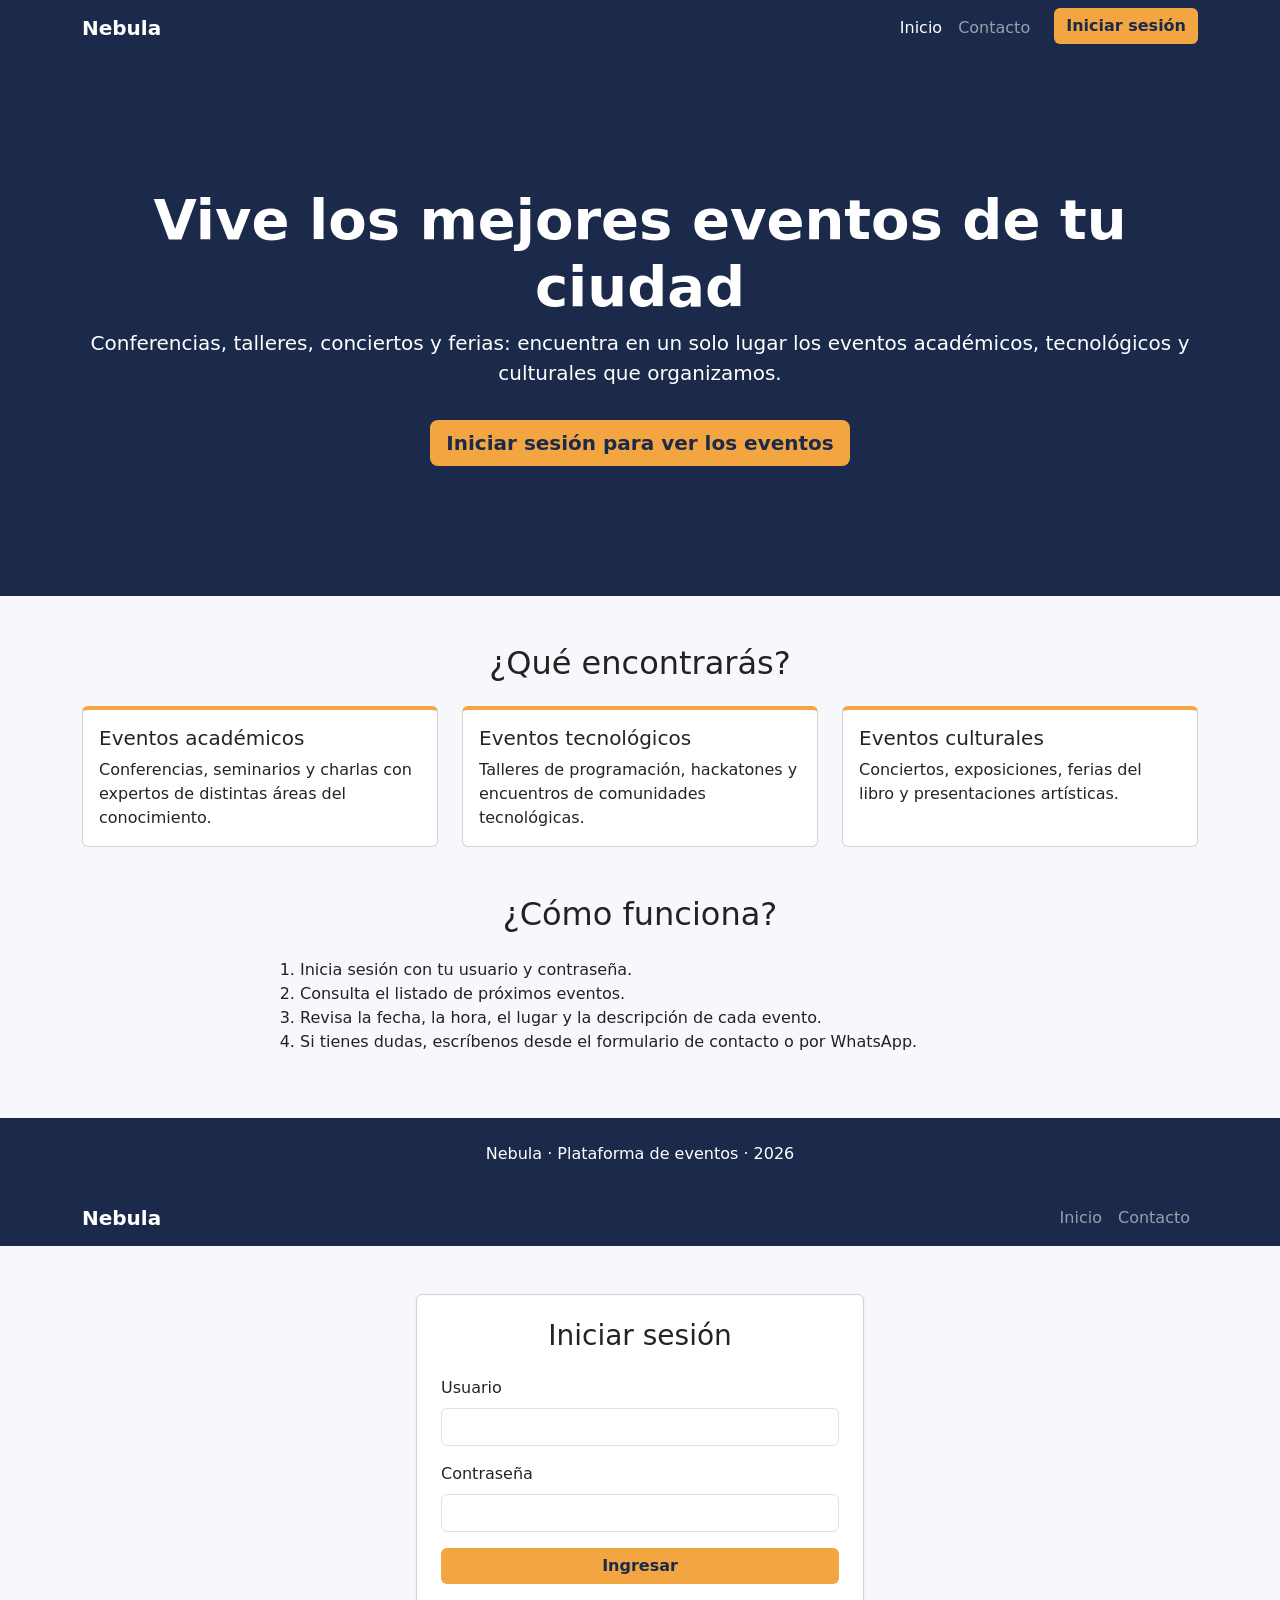
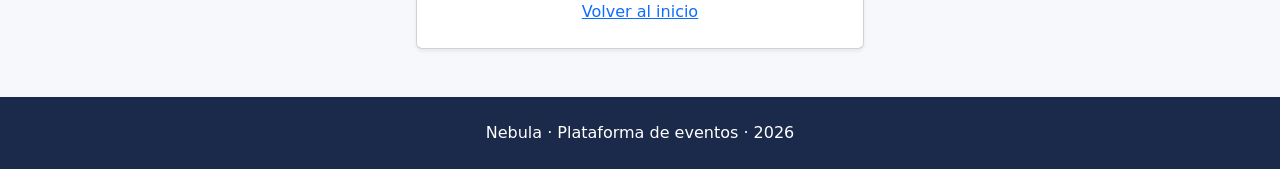
<file: index.html>
<!DOCTYPE html>
<html lang="es">
<head>
  <meta charset="UTF-8">
  <meta name="viewport" content="width=device-width, initial-scale=1.0">
  <meta name="description" content="Agenda Viva: consulta los próximos eventos académicos, tecnológicos y culturales.">
  <title>Nebula | Plataforma de eventos</title>
  <link rel="stylesheet" href="https://cdn.jsdelivr.net/npm/bootstrap@5.3.3/dist/css/bootstrap.min.css">
  <link rel="stylesheet" href="css/styles.css">
</head>
<body>
  <header>
    <nav class="navbar navbar-expand-md navbar-dark navbar-agenda">
      <div class="container">
        <a class="navbar-brand fw-bold" href="index.html">Nebula</a>
        <button class="navbar-toggler" type="button" data-bs-toggle="collapse" data-bs-target="#menu" aria-controls="menu" aria-expanded="false" aria-label="Abrir menú">
          <span class="navbar-toggler-icon"></span>
        </button>
        <div class="collapse navbar-collapse" id="menu">
          <ul class="navbar-nav ms-auto">
            <li class="nav-item"><a class="nav-link active" href="index.html">Inicio</a></li>
            <li class="nav-item"><a class="nav-link" href="contacto.html">Contacto</a></li>
            <li class="nav-item"><a class="btn btn-agenda ms-md-3" href="login.html">Iniciar sesión</a></li>
          </ul>
        </div>
      </div>
    </nav>
  </header>

  <main>
    <section class="portada">
      <div class="container text-center">
        <h1 class="display-4 fw-bold">Vive los mejores eventos de tu ciudad</h1>
        <p class="lead">Conferencias, talleres, conciertos y ferias: encuentra en un solo lugar los eventos académicos, tecnológicos y culturales que organizamos.</p>
        <a class="btn btn-agenda btn-lg mt-3" href="login.html">Iniciar sesión para ver los eventos</a>
      </div>
    </section>

    <section class="container py-5">
      <h2 class="text-center mb-4">¿Qué encontrarás?</h2>
      <div class="row g-4">
        <div class="col-12 col-md-4">
          <article class="card h-100 tarjeta-categoria">
            <div class="card-body">
              <h3 class="card-title h5">Eventos académicos</h3>
              <p class="card-text">Conferencias, seminarios y charlas con expertos de distintas áreas del conocimiento.</p>
            </div>
          </article>
        </div>
        <div class="col-12 col-md-4">
          <article class="card h-100 tarjeta-categoria">
            <div class="card-body">
              <h3 class="card-title h5">Eventos tecnológicos</h3>
              <p class="card-text">Talleres de programación, hackatones y encuentros de comunidades tecnológicas.</p>
            </div>
          </article>
        </div>
        <div class="col-12 col-md-4">
          <article class="card h-100 tarjeta-categoria">
            <div class="card-body">
              <h3 class="card-title h5">Eventos culturales</h3>
              <p class="card-text">Conciertos, exposiciones, ferias del libro y presentaciones artísticas.</p>
            </div>
          </article>
        </div>
      </div>
    </section>

    <section class="container pb-5">
      <h2 class="text-center mb-4">¿Cómo funciona?</h2>
      <ol class="col-md-8 mx-auto">
        <li>Inicia sesión con tu usuario y contraseña.</li>
        <li>Consulta el listado de próximos eventos.</li>
        <li>Revisa la fecha, la hora, el lugar y la descripción de cada evento.</li>
        <li>Si tienes dudas, escríbenos desde el formulario de contacto o por WhatsApp.</li>
      </ol>
    </section>
  </main>

  <footer class="pie text-center">
    <p class="mb-0">Nebula · Plataforma de eventos · 2026</p>
  </footer>

  <script src="https://cdn.jsdelivr.net/npm/bootstrap@5.3.3/dist/js/bootstrap.bundle.min.js"></script>
</body>
</html>

<!DOCTYPE html>
<html lang="es">
<head>
  <meta charset="UTF-8">
  <meta name="viewport" content="width=device-width, initial-scale=1.0">
  <meta name="description" content="Inicia sesión en Agenda Viva para consultar los próximos eventos.">
  <title>Iniciar sesión | Agenda Viva</title>
  <link rel="stylesheet" href="https://cdn.jsdelivr.net/npm/bootstrap@5.3.3/dist/css/bootstrap.min.css">
  <link rel="stylesheet" href="css/styles.css">
</head>
<body>
  <header>
    <nav class="navbar navbar-expand-md navbar-dark navbar-agenda">
      <div class="container">
        <a class="navbar-brand fw-bold" href="index.html">Nebula</a>
        <button class="navbar-toggler" type="button" data-bs-toggle="collapse" data-bs-target="#menu" aria-controls="menu" aria-expanded="false" aria-label="Abrir menú">
          <span class="navbar-toggler-icon"></span>
        </button>
        <div class="collapse navbar-collapse" id="menu">
          <ul class="navbar-nav ms-auto">
            <li class="nav-item"><a class="nav-link" href="index.html">Inicio</a></li>
            <li class="nav-item"><a class="nav-link" href="contacto.html">Contacto</a></li>
          </ul>
        </div>
      </div>
    </nav>
  </header>

  <main class="container">
    <section class="caja-login card shadow-sm">
      <div class="card-body p-4">
        <h1 class="h3 text-center mb-4">Iniciar sesión</h1>

        <form id="formulario-login">
          <div class="mb-3">
            <label for="usuario" class="form-label">Usuario</label>
            <input type="text" id="usuario" name="usuario" class="form-control" required>
          </div>

          <div class="mb-3">
            <label for="clave" class="form-label">Contraseña</label>
            <input type="password" id="clave" name="clave" class="form-control" required>
          </div>

          <p id="mensaje-error" class="alert alert-danger d-none" role="alert"></p>

          <button type="submit" class="btn btn-agenda w-100">Ingresar</button>
        </form>

        <p class="text-center mt-3 mb-0"><a href="index.html">Volver al inicio</a></p>
      </div>
    </section>
  </main>

  <footer class="pie text-center">
    <p class="mb-0">Nebula · Plataforma de eventos · 2026</p>
  </footer>

  <script src="https://cdn.jsdelivr.net/npm/bootstrap@5.3.3/dist/js/bootstrap.bundle.min.js"></script>
  <script src="js/login.js"></script>
</body>
</html>
</file>
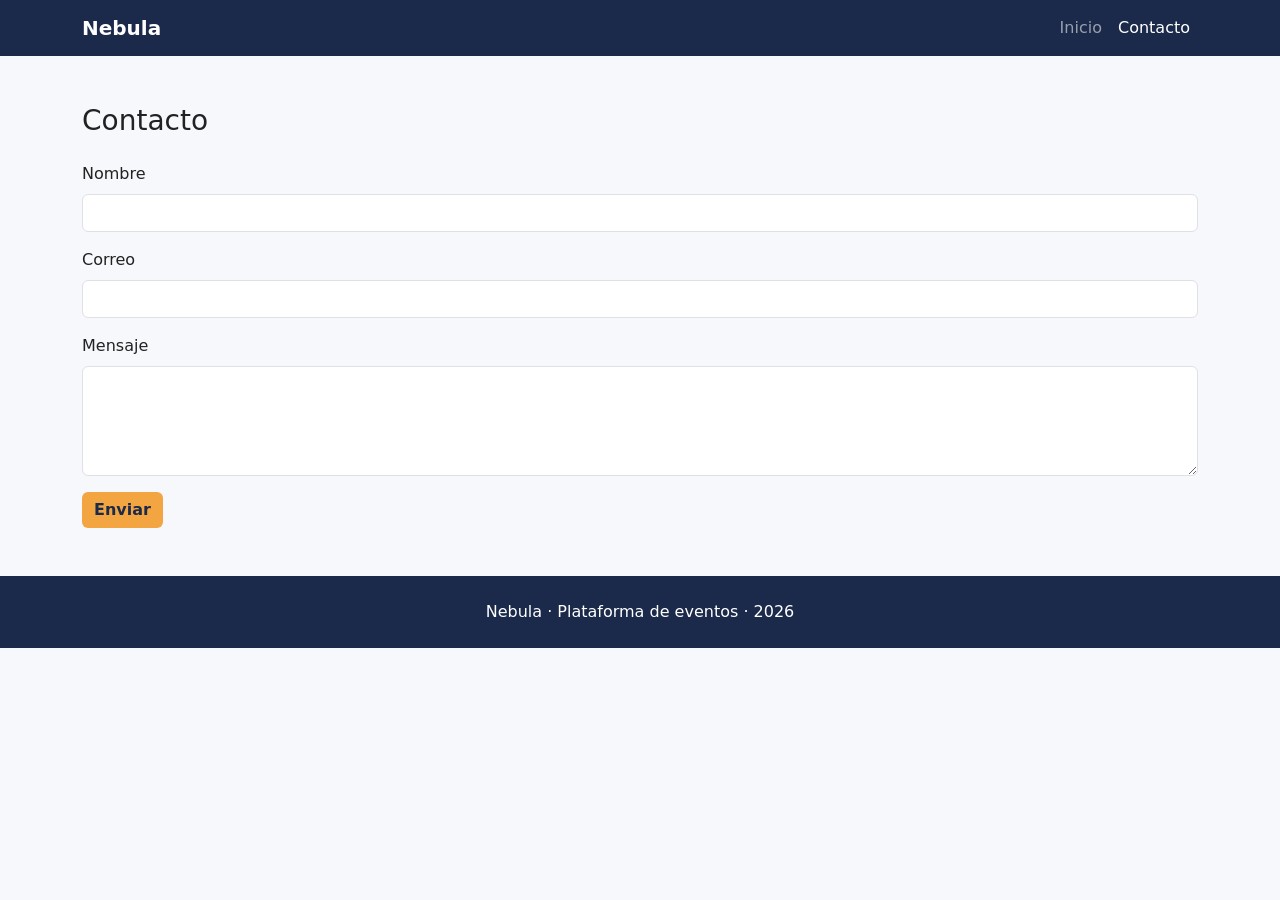
<file: contacto.html>
<!DOCTYPE html>
<html lang="es">
<head>
  <meta charset="UTF-8">
  <meta name="viewport" content="width=device-width, initial-scale=1.0">
  <title>Contacto | Nebula</title>
  <link rel="stylesheet" href="https://cdn.jsdelivr.net/npm/bootstrap@5.3.3/dist/css/bootstrap.min.css">
  <link rel="stylesheet" href="css/styles.css">
</head>
<body>
  <header>
    <nav class="navbar navbar-expand-md navbar-dark navbar-agenda">
      <div class="container">
        <a class="navbar-brand fw-bold" href="index.html">Nebula</a>
        <div class="navbar-nav ms-auto">
          <a class="nav-link" href="index.html">Inicio</a>
          <a class="nav-link active" href="contacto.html">Contacto</a>
        </div>
      </div>
    </nav>
  </header>

  <main class="container py-5">
    <h1 class="h3 mb-4">Contacto</h1>
    <form>
      <div class="mb-3">
        <label for="nombre" class="form-label">Nombre</label>
        <input type="text" id="nombre" class="form-control" required>
      </div>
      <div class="mb-3">
        <label for="correo" class="form-label">Correo</label>
        <input type="email" id="correo" class="form-control" required>
      </div>
      <div class="mb-3">
        <label for="mensaje" class="form-label">Mensaje</label>
        <textarea id="mensaje" rows="4" class="form-control" required></textarea>
      </div>
      <button type="submit" class="btn btn-agenda">Enviar</button>
    </form>
  </main>

  <footer class="pie text-center">
    <p class="mb-0">Nebula · Plataforma de eventos · 2026</p>
  </footer>
</body>
</html>
</file>
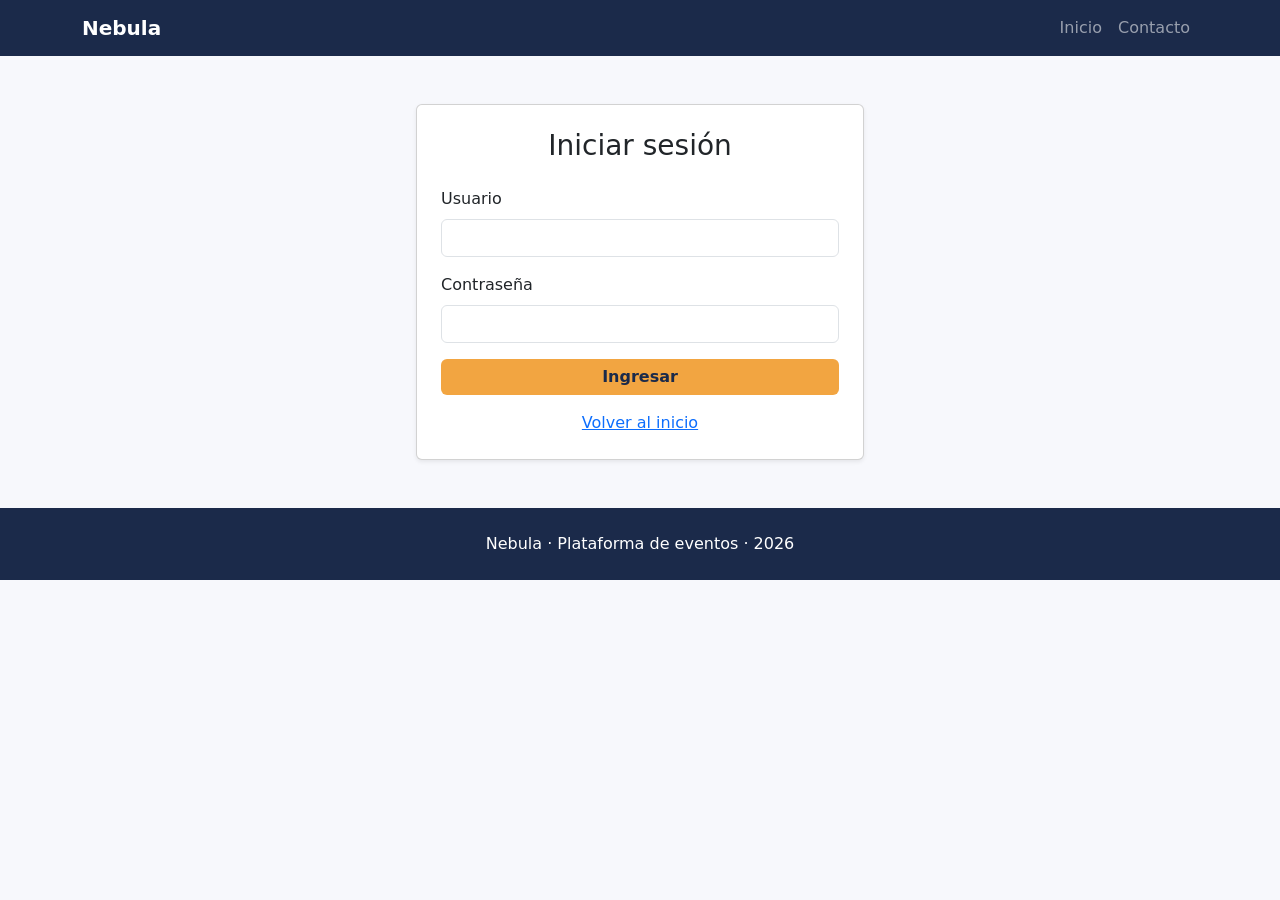
<file: eventos.html>
<!DOCTYPE html>
<html lang="es">

<head>
  <meta charset="UTF-8">
  <meta name="viewport" content="width=device-width, initial-scale=1.0">

  <title>Eventos | Nebula</title>

  <link rel="stylesheet" href="https://cdn.jsdelivr.net/npm/bootstrap@5.3.3/dist/css/bootstrap.min.css">
  <link rel="stylesheet" href="css/styles.css">
  <script>
  const sesionActiva = sessionStorage.getItem("sesionActiva");

  if (sesionActiva !== "true") {
    window.location.href = "login.html";
  }
</script>
</head>

<body>
 
  <nav class="navbar navbar-expand-md navbar-dark navbar-agenda">
    <div class="container">

      <a class="navbar-brand fw-bold" href="index.html">
        Nebula
      </a>

      <button class="navbar-toggler" type="button" data-bs-toggle="collapse" data-bs-target="#menuPrincipal">
        <span class="navbar-toggler-icon"></span>
      </button>

      <div class="collapse navbar-collapse" id="menuPrincipal">
        <ul class="navbar-nav ms-auto">

          <li class="nav-item">
            <a class="nav-link" href="index.html">Inicio</a>
          </li>

          <li class="nav-item">
            <a class="nav-link active" href="eventos.html">Eventos</a>
          </li>

          <li class="nav-item">
            <a class="nav-link" href="contacto.html">Contacto</a>
          </li>

        </ul>
      </div>

    </div>
  </nav>
  <main class="container py-5">

    <div class="text-center mb-5">
      <h1>Próximos eventos</h1>
      <p>Descubre los próximos eventos académicos, tecnológicos y culturales.</p>
    </div>
    <div class="row g-4">
      <div class="col-12 col-md-4">

  <div class="card h-100">

    <img src="https://images.unsplash.com/photo-1516321318423-f06f85e504b3" 
         class="card-img-top" 
         alt="Personas participando en un evento tecnológico">

    <div class="card-body">

      <h2 class="card-title">Innovación y Tecnología 2026</h2>

      <p class="card-text">
        Encuentro sobre innovación, tecnología y nuevas herramientas
        para transformar nuestras ideas en proyectos.
      </p>

      <p class="mb-1">
        <strong>Fecha:</strong> 15 de noviembre de 2026
      </p>

      <p>
        <strong>Ubicación:</strong> Medellín, Colombia
      </p>

    </div>

  </div>

</div>
<div class="col-12 col-md-4">

  <div class="card h-100">

    <img src="https://images.unsplash.com/photo-1498050108023-c5249f4df085"
         class="card-img-top"
         alt="Persona trabajando en desarrollo web">

    <div class="card-body">

      <h2 class="card-title">Desarrollo Web y Nuevas Tecnologías</h2>

      <p class="card-text">
        Conferencia sobre las nuevas tendencias del desarrollo web
        y las tecnologías que están transformando la industria.
      </p>

      <p class="mb-1">
        <strong>Fecha:</strong> 22 de noviembre de 2026
      </p>

      <p>
        <strong>Ubicación:</strong> Bogotá, Colombia
      </p>

    </div>

  </div>

</div>
<div class="col-12 col-md-4">

  <div class="card h-100">

    <img src="https://images.unsplash.com/photo-1677442136019-21780ecad995"
         class="card-img-top"
         alt="Inteligencia artificial y tecnología">

    <div class="card-body">

      <h2 class="card-title">Inteligencia Artificial para el Futuro</h2>

      <p class="card-text">
        Espacio para conocer aplicaciones de la inteligencia artificial
        y su impacto en la educación, el trabajo y la sociedad.
      </p>

      <p class="mb-1">
        <strong>Fecha:</strong> 29 de noviembre de 2026
      </p>

      <p>
        <strong>Ubicación:</strong> Medellín, Colombia
      </p>

    </div>

  </div>

</div>
<div class="col-12 col-md-4">

  <div class="card h-100">

    <img src="https://images.unsplash.com/photo-1532094349884-543bc11b234d"
         class="card-img-top"
         alt="Personas realizando actividades científicas">

    <div class="card-body">

      <h2 class="card-title">Ciencia, Educación e Innovación</h2>

      <p class="card-text">
        Encuentro académico dedicado a compartir ideas y proyectos
        que buscan mejorar la educación mediante la ciencia y la innovación.
      </p>

      <p class="mb-1">
        <strong>Fecha:</strong> 6 de diciembre de 2026
      </p>

      <p>
        <strong>Ubicación:</strong> Cali, Colombia
      </p>

    </div>

  </div>

</div>
<div class="col-12 col-md-4">

  <div class="card h-100">

    <img src="https://images.unsplash.com/photo-1516321497487-e288fb19713f"
         class="card-img-top"
         alt="Tecnología y cultura digital">

    <div class="card-body">

      <h2 class="card-title">Cultura Digital y Sociedad</h2>

      <p class="card-text">
        Conversatorio sobre la manera en que la tecnología influye
        en nuestra comunicación, aprendizaje y vida cotidiana.
      </p>

      <p class="mb-1">
        <strong>Fecha:</strong> 13 de diciembre de 2026
      </p>

      <p>
        <strong>Ubicación:</strong> Cartagena, Colombia
      </p>

    </div>

  </div>

</div>
<div class="col-12 col-md-4">

  <div class="card h-100">

    <img src="https://images.unsplash.com/photo-1556761175-b413da4baf72"
         class="card-img-top"
         alt="Personas reunidas en un evento de emprendimiento">

    <div class="card-body">

      <h2 class="card-title">Emprendimiento y Tecnología</h2>

      <p class="card-text">
        Encuentro para conocer proyectos tecnológicos, ideas de negocio
        y experiencias de personas que están emprendiendo en el sector.
      </p>

      <p class="mb-1">
        <strong>Fecha:</strong> 20 de diciembre de 2026
      </p>

      <p>
        <strong>Ubicación:</strong> Medellín, Colombia
      </p>

    </div>

  </div>

</div>

    </div>

  </main>

  <footer class="pie text-center">
    <p class="mb-0">Nebula · Plataforma de eventos · 2026</p>
  </footer>


  <script src="https://cdn.jsdelivr.net/npm/bootstrap@5.3.3/dist/js/bootstrap.bundle.min.js"></script>

</body>
</html>
</file>
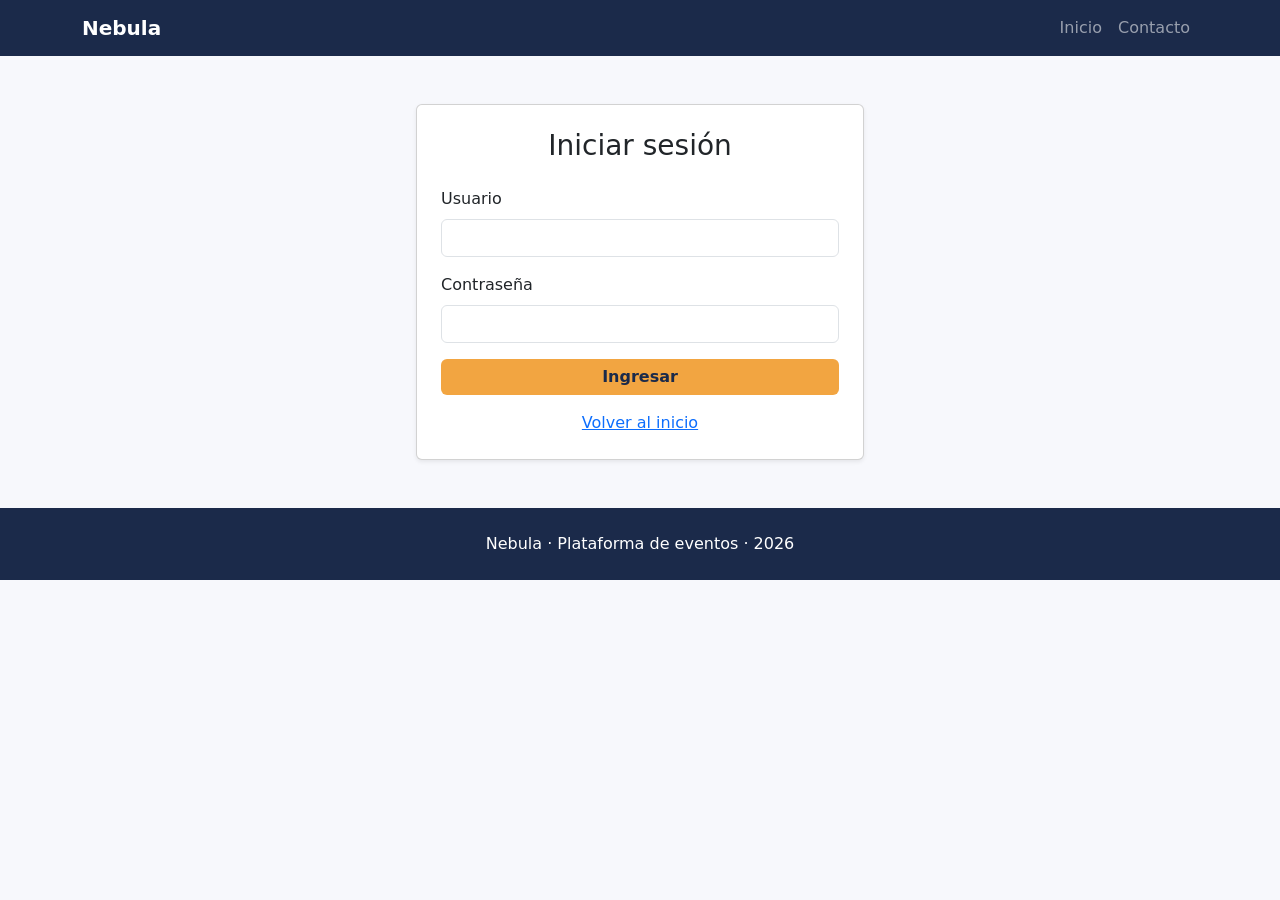
<file: login.html>
<!DOCTYPE html>
<html lang="es">
<head>
  <meta charset="UTF-8">
  <meta name="viewport" content="width=device-width, initial-scale=1.0">
  <meta name="description" content="Inicia sesión en Agenda Viva para consultar los próximos eventos.">
  <title>Iniciar sesión | Nebula</title>
  <link rel="stylesheet" href="https://cdn.jsdelivr.net/npm/bootstrap@5.3.3/dist/css/bootstrap.min.css">
  <link rel="stylesheet" href="css/styles.css">
</head>
<body>
  <header>
    <nav class="navbar navbar-expand-md navbar-dark navbar-agenda">
      <div class="container">
        <a class="navbar-brand fw-bold" href="index.html">Nebula</a>
        <button class="navbar-toggler" type="button" data-bs-toggle="collapse" data-bs-target="#menu" aria-controls="menu" aria-expanded="false" aria-label="Abrir menú">
          <span class="navbar-toggler-icon"></span>
        </button>
        <div class="collapse navbar-collapse" id="menu">
          <ul class="navbar-nav ms-auto">
            <li class="nav-item"><a class="nav-link" href="index.html">Inicio</a></li>
            <li class="nav-item"><a class="nav-link" href="contacto.html">Contacto</a></li>
          </ul>
        </div>
      </div>
    </nav>
  </header>

  <main class="container">
    <section class="caja-login card shadow-sm">
      <div class="card-body p-4">
        <h1 class="h3 text-center mb-4">Iniciar sesión</h1>

        <form id="formulario-login">
          <div class="mb-3">
            <label for="usuario" class="form-label">Usuario</label>
            <input type="text" id="usuario" name="usuario" class="form-control" required>
          </div>

          <div class="mb-3">
            <label for="clave" class="form-label">Contraseña</label>
            <input type="password" id="clave" name="clave" class="form-control" required>
          </div>

          <p id="mensaje-error" class="alert alert-danger d-none" role="alert"></p>

          <button type="submit" class="btn btn-agenda w-100">Ingresar</button>
        </form>

        <p class="text-center mt-3 mb-0"><a href="index.html">Volver al inicio</a></p>
      </div>
    </section>
  </main>

  <footer class="pie text-center">
    <p class="mb-0">Nebula · Plataforma de eventos · 2026</p>
  </footer>

  <script src="https://cdn.jsdelivr.net/npm/bootstrap@5.3.3/dist/js/bootstrap.bundle.min.js"></script>
  <script src="js/login.js"></script>
</body>
</html>
</file>
<file: css/styles.css>
/* =========================================
   NEBULA · Estilos propios
   (Bootstrap hace la base responsive)
   ========================================= */

/* 1. Variables */
:root {
  --azul: #1B2A4A;
  --ambar: #F2A541;
  --fondo: #F7F8FC;
  --texto: #222222;
  --blanco: #FFFFFF;

  --espacio-s: 1rem;
  --espacio-m: 1.5rem;
  --espacio-l: 3rem;
}

/* 2. Base */
body {
  background-color: var(--fondo);
  color: var(--texto);
}

/* 3. Barra de navegación */
.navbar-agenda {
  background-color: var(--azul);
}

/* 4. Portada de inicio */
.portada {
  background-color: var(--azul);
  color: var(--blanco);
  padding: var(--espacio-l) var(--espacio-s);
  min-height: 60vh;
  display: flex;
  align-items: center;
}

/* 5. Botón principal (ámbar con texto azul) */
.btn-agenda {
  background-color: var(--ambar);
  color: var(--azul);
  font-weight: 600;
  border: none;
}

.btn-agenda:hover,
.btn-agenda:focus {
  background-color: var(--blanco);
  color: var(--azul);
}

/* 6. Tarjetas de categorías */
.tarjeta-categoria {
  border-top: 4px solid var(--ambar);
}

/* 7. Formulario de inicio de sesión */
.caja-login {
  max-width: 28rem;
  margin: var(--espacio-l) auto;
}

/* 8. Pie de página */
.pie {
  background-color: var(--azul);
  color: var(--blanco);
  padding: var(--espacio-m);
}

/* Imágenes de las tarjetas de eventos */
.card-img-top {
    height: 220px;
    object-fit: cover;
}
</file>
